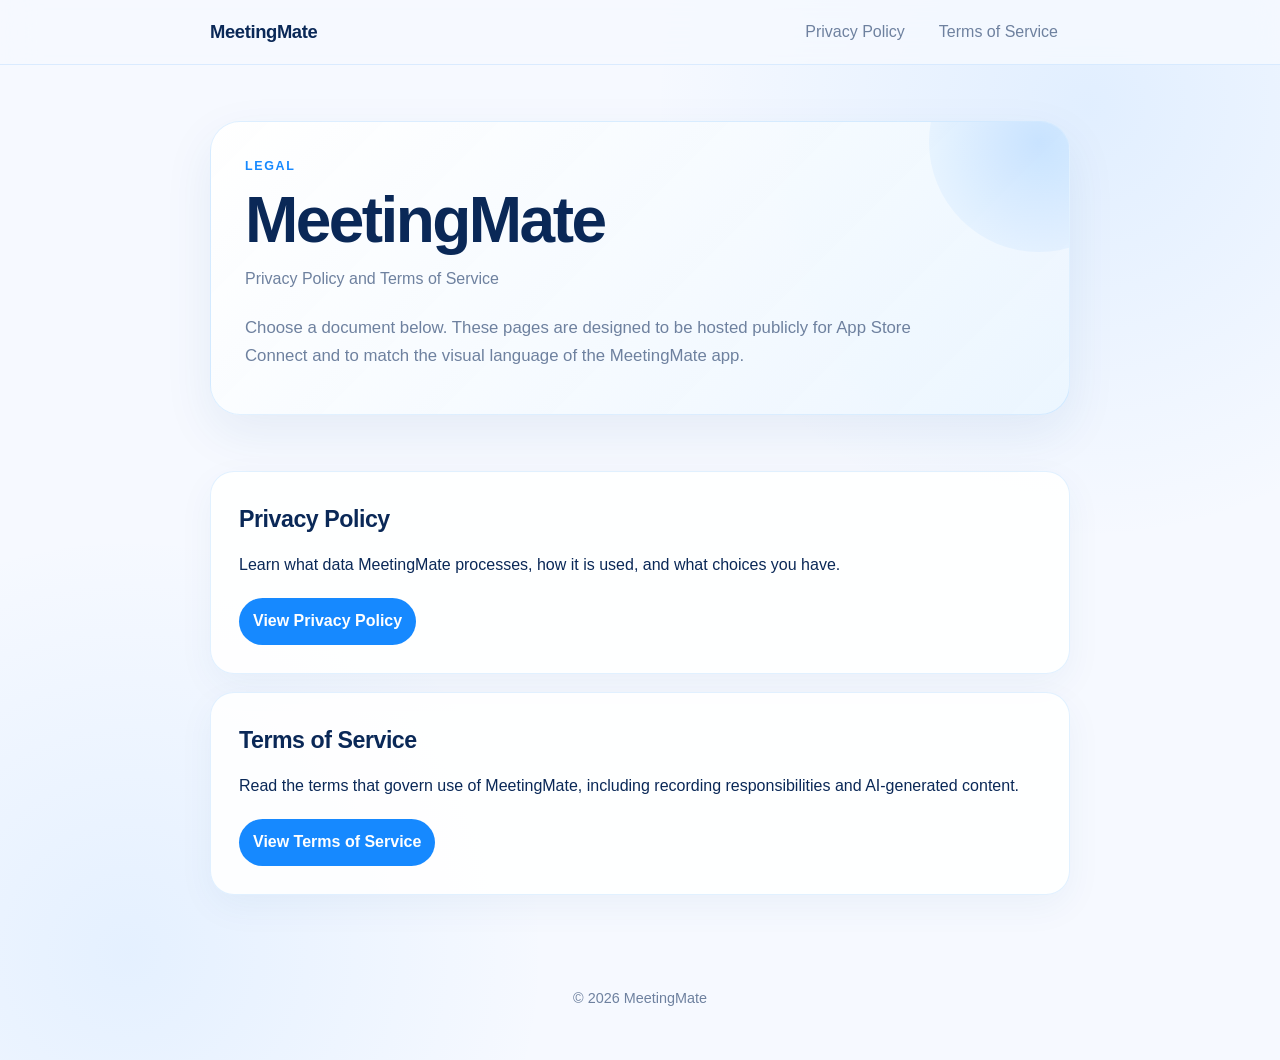
<file: index.html>
<!doctype html>
<html lang="en">
<head>
  <meta charset="utf-8">
  <meta name="viewport" content="width=device-width, initial-scale=1">
  <title>MeetingMate Legal</title>
  <link rel="stylesheet" href="assets/style.css">
</head>
<body>
  <div class="topbar">
    <div class="wrap nav">
      <a class="brand" href="./">MeetingMate</a>
      <div class="navlinks">
        <a href="privacy/">Privacy Policy</a>
        <a href="terms/">Terms of Service</a>
      </div>
    </div>
  </div>

  <div class="wrap hero">
    <div class="hero-card">
      <div class="kicker">Legal</div>
      <h1>MeetingMate</h1>
      <p class="updated">Privacy Policy and Terms of Service</p>
      <p class="intro">Choose a document below. These pages are designed to be hosted publicly for App Store Connect and to match the visual language of the MeetingMate app.</p>
    </div>
  </div>

  <main class="wrap">
    <section class="section">
      <h2>Privacy Policy</h2>
      <p>Learn what data MeetingMate processes, how it is used, and what choices you have.</p>
      <a class="contact" href="privacy/">View Privacy Policy</a>
    </section>

    <section class="section">
      <h2>Terms of Service</h2>
      <p>Read the terms that govern use of MeetingMate, including recording responsibilities and AI-generated content.</p>
      <a class="contact" href="terms/">View Terms of Service</a>
    </section>
  </main>

  <div class="wrap footer">© 2026 MeetingMate</div>
</body>
</html>
</file>
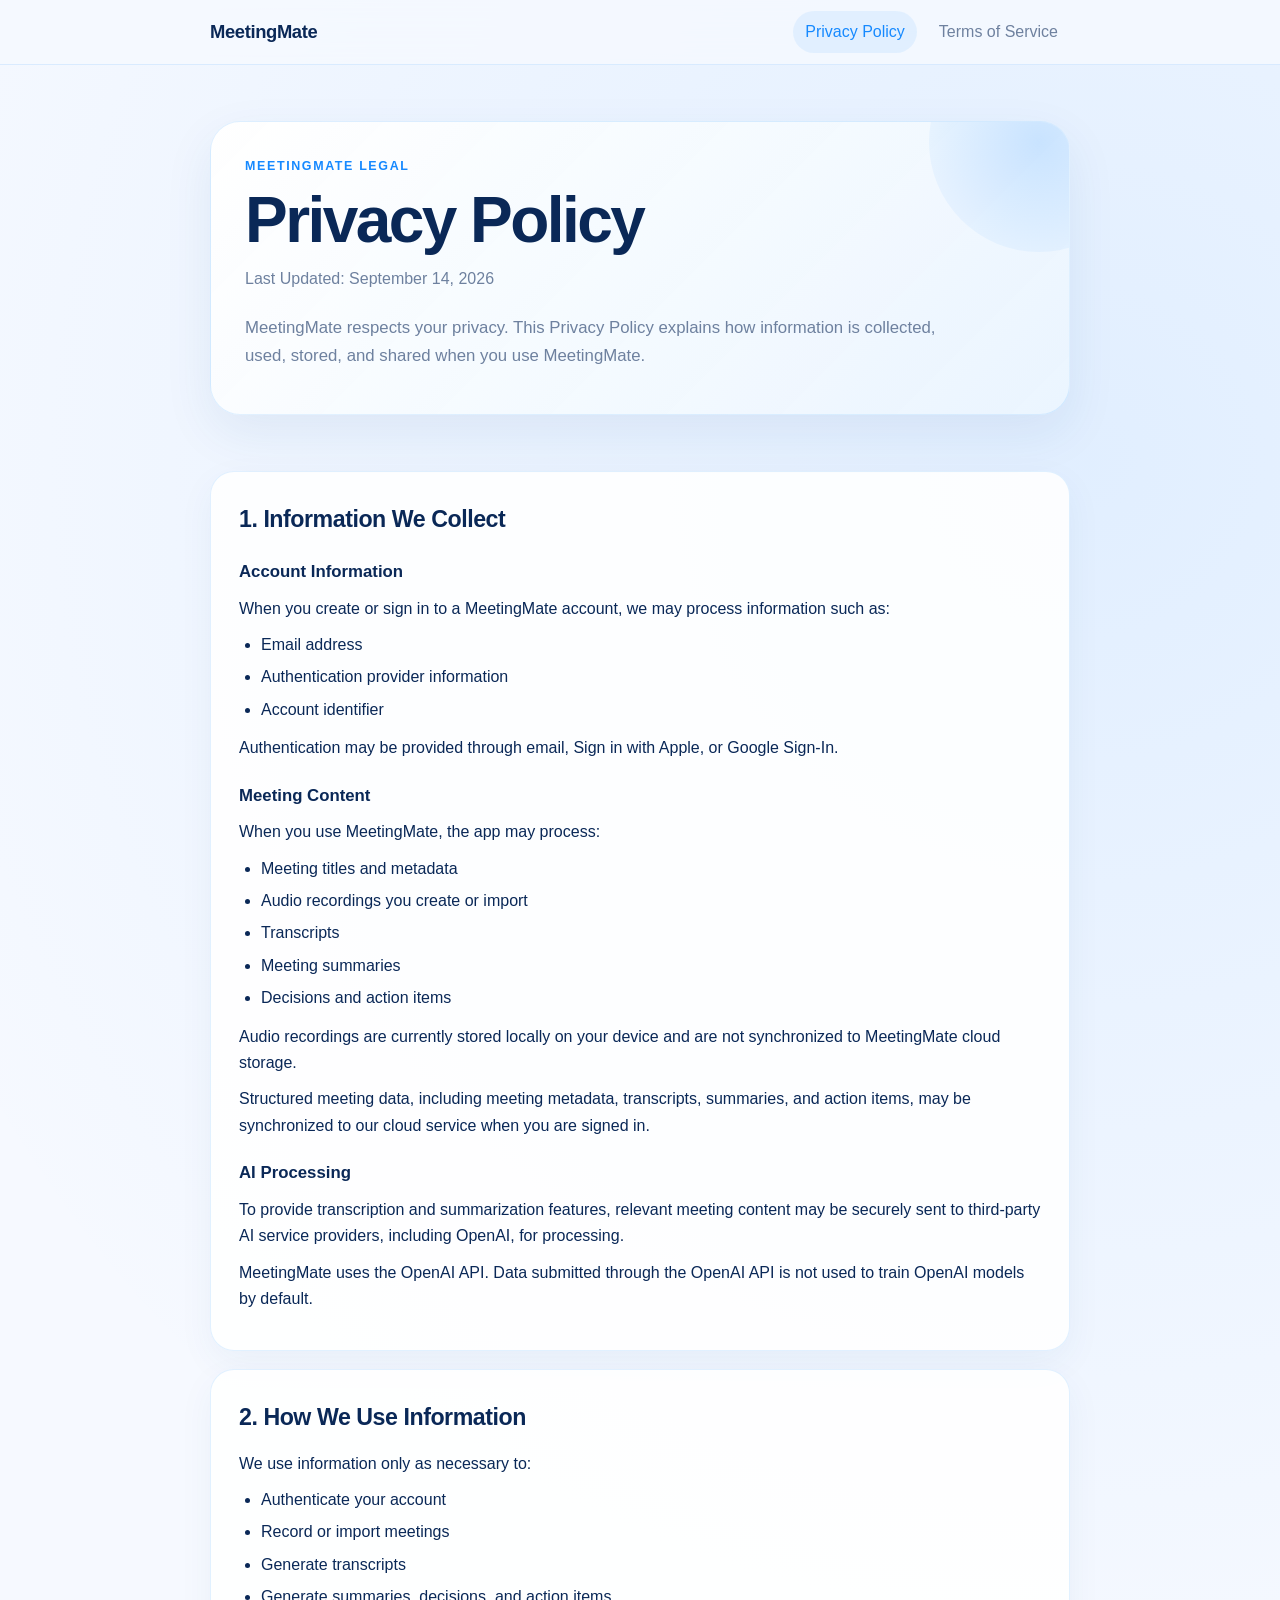
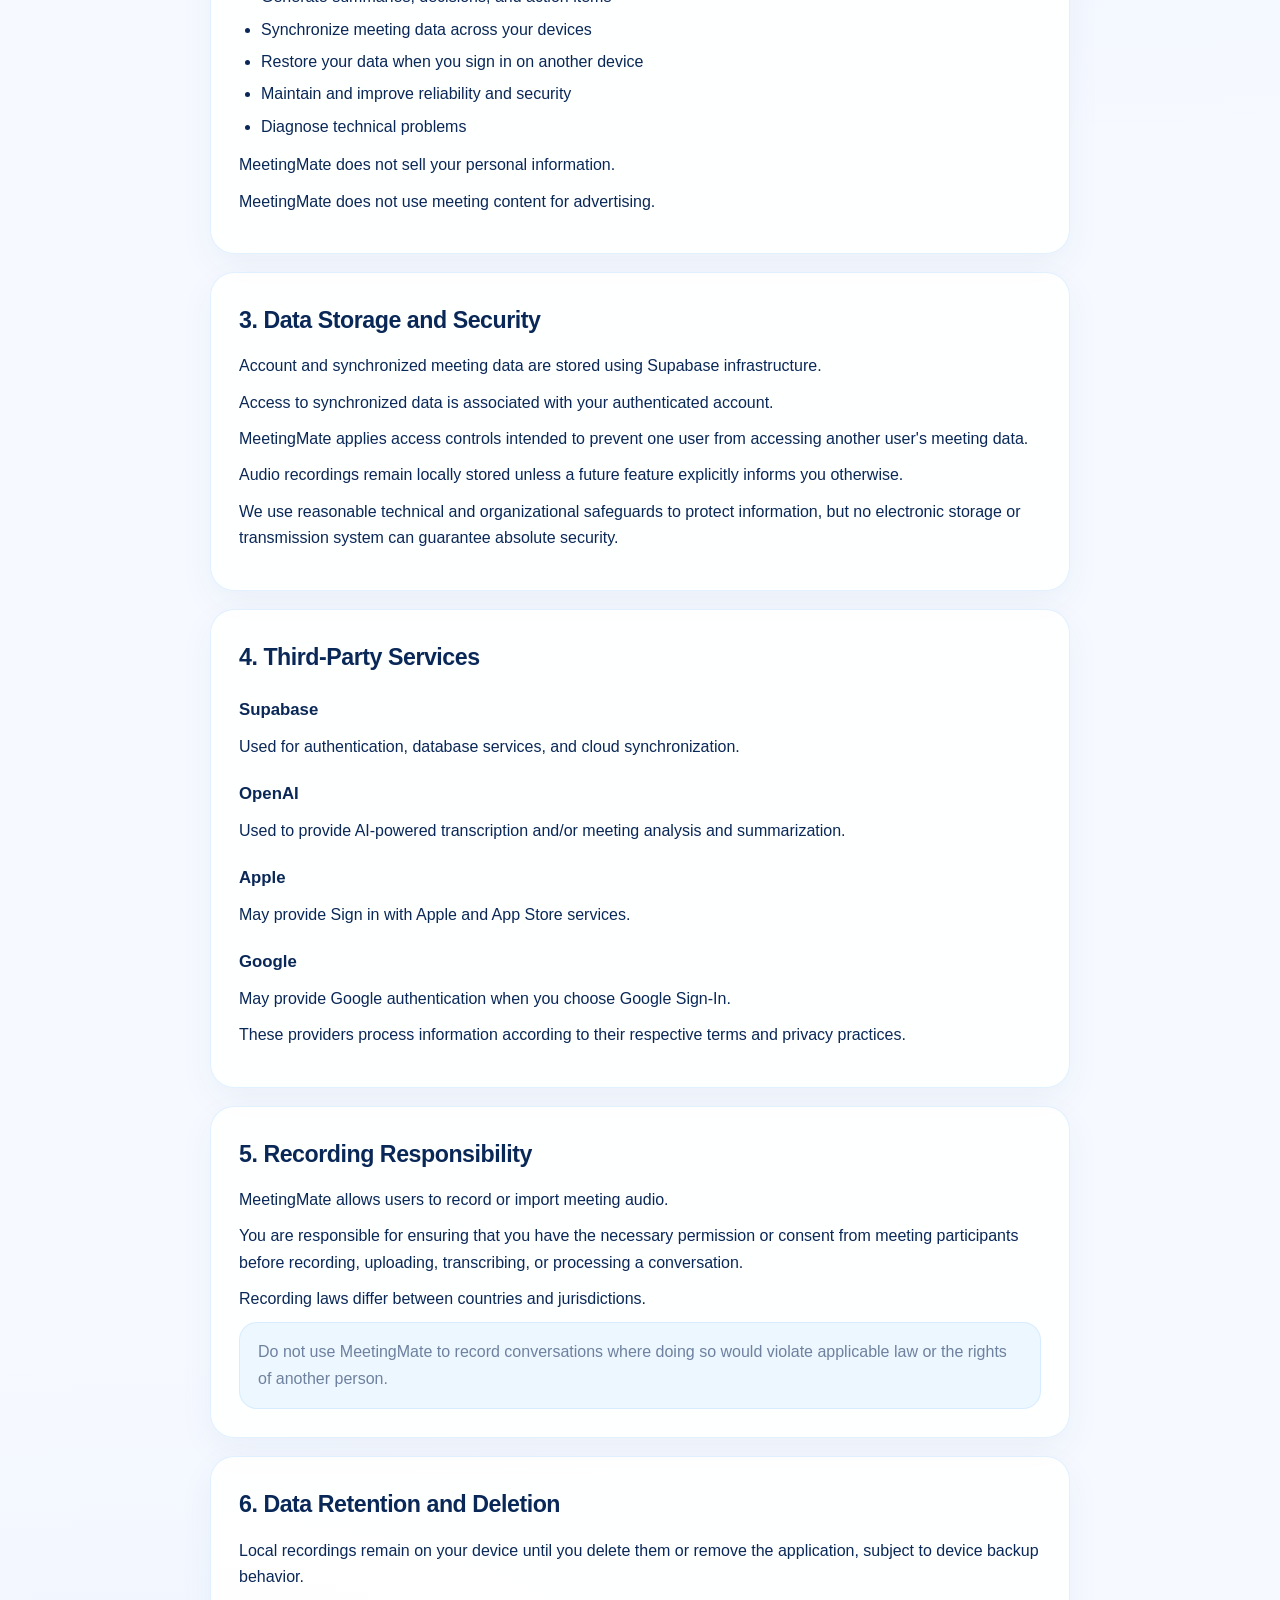
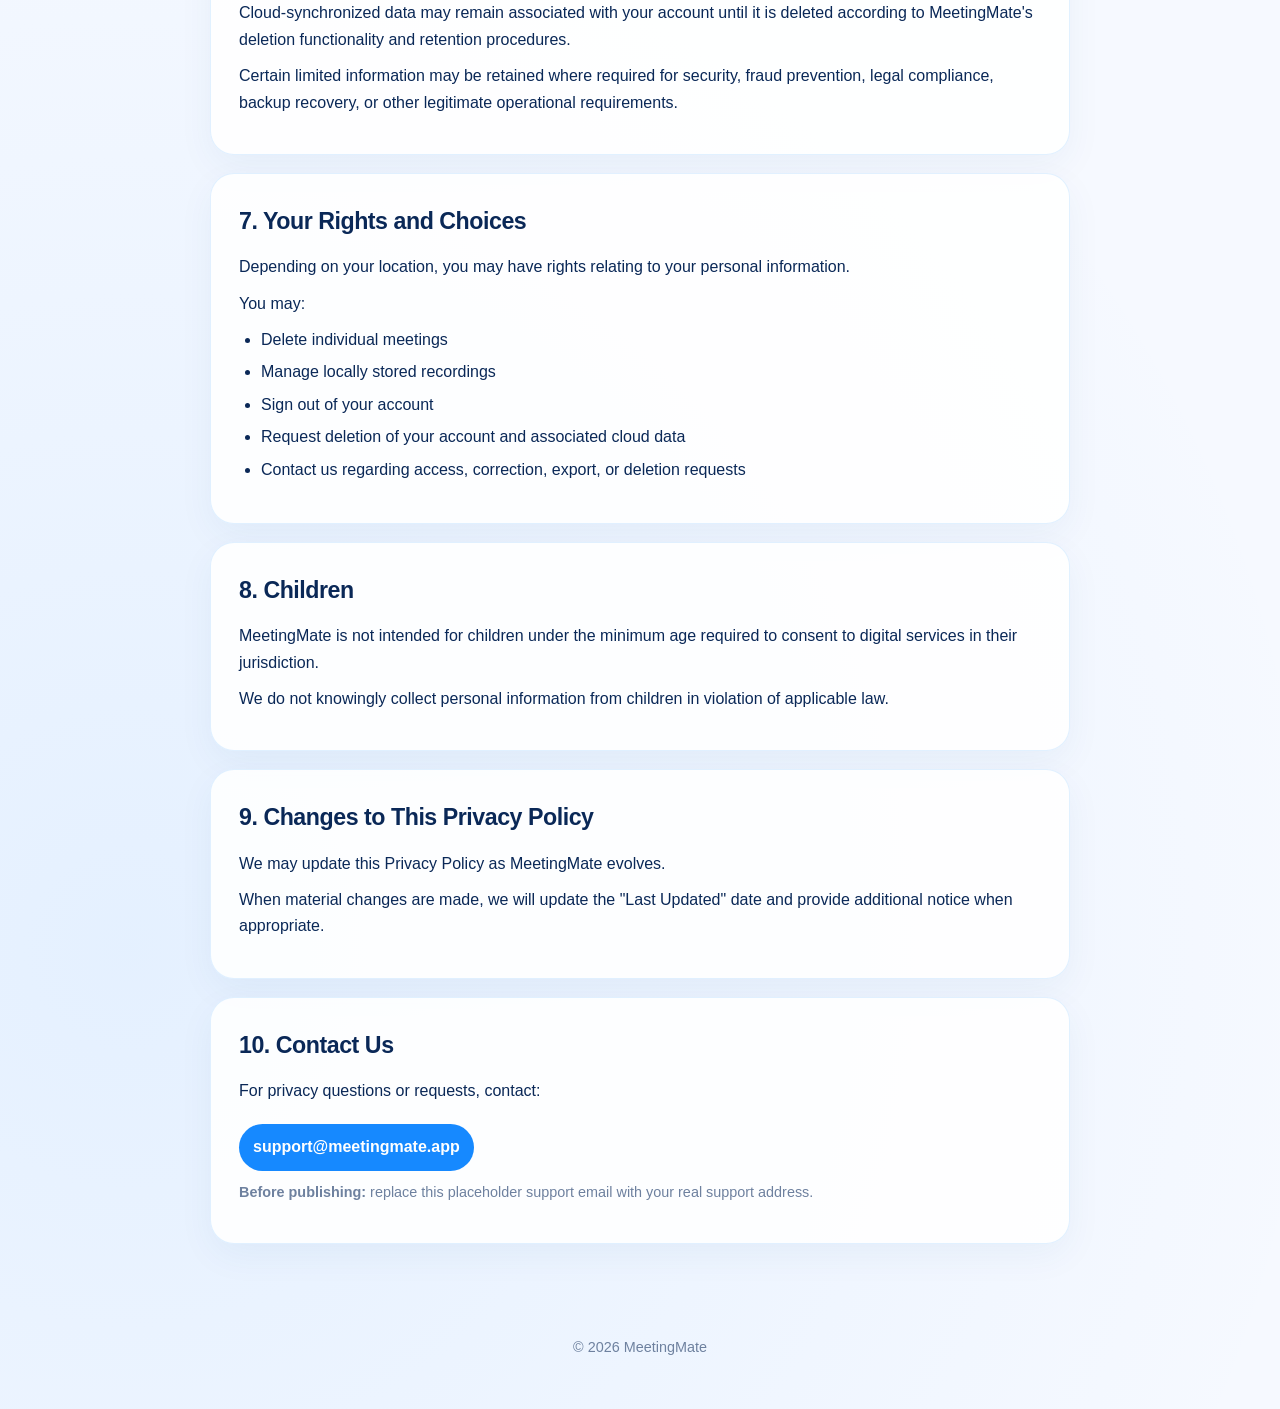
<file: privacy/index.html>
<!doctype html>
<html lang="en">
<head>
  <meta charset="utf-8">
  <meta name="viewport" content="width=device-width, initial-scale=1">
  <meta name="description" content="MeetingMate Privacy Policy">
  <title>Privacy Policy — MeetingMate</title>
  <link rel="stylesheet" href="../assets/style.css">
</head>
<body>
  <div class="topbar">
    <div class="wrap nav">
      <a class="brand" href="../">MeetingMate</a>
      <div class="navlinks">
        <a class="active" href="./">Privacy Policy</a>
        <a href="../terms/">Terms of Service</a>
      </div>
    </div>
  </div>

  <div class="wrap hero">
    <div class="hero-card">
      <div class="kicker">MeetingMate Legal</div>
      <h1>Privacy Policy</h1>
      <p class="updated">Last Updated: September 14, 2026</p>
      <p class="intro">MeetingMate respects your privacy. This Privacy Policy explains how information is collected, used, stored, and shared when you use MeetingMate.</p>
    </div>
  </div>

  <main class="wrap">
    <section class="section">
      <h2>1. Information We Collect</h2>

      <h3>Account Information</h3>
      <p>When you create or sign in to a MeetingMate account, we may process information such as:</p>
      <ul>
        <li>Email address</li>
        <li>Authentication provider information</li>
        <li>Account identifier</li>
      </ul>
      <p>Authentication may be provided through email, Sign in with Apple, or Google Sign-In.</p>

      <h3>Meeting Content</h3>
      <p>When you use MeetingMate, the app may process:</p>
      <ul>
        <li>Meeting titles and metadata</li>
        <li>Audio recordings you create or import</li>
        <li>Transcripts</li>
        <li>Meeting summaries</li>
        <li>Decisions and action items</li>
      </ul>
      <p>Audio recordings are currently stored locally on your device and are not synchronized to MeetingMate cloud storage.</p>
      <p>Structured meeting data, including meeting metadata, transcripts, summaries, and action items, may be synchronized to our cloud service when you are signed in.</p>

      <h3>AI Processing</h3>
      <p>To provide transcription and summarization features, relevant meeting content may be securely sent to third-party AI service providers, including OpenAI, for processing.</p>
      <p>MeetingMate uses the OpenAI API. Data submitted through the OpenAI API is not used to train OpenAI models by default.</p>
    </section>

    <section class="section">
      <h2>2. How We Use Information</h2>
      <p>We use information only as necessary to:</p>
      <ul>
        <li>Authenticate your account</li>
        <li>Record or import meetings</li>
        <li>Generate transcripts</li>
        <li>Generate summaries, decisions, and action items</li>
        <li>Synchronize meeting data across your devices</li>
        <li>Restore your data when you sign in on another device</li>
        <li>Maintain and improve reliability and security</li>
        <li>Diagnose technical problems</li>
      </ul>
      <p>MeetingMate does not sell your personal information.</p>
      <p>MeetingMate does not use meeting content for advertising.</p>
    </section>

    <section class="section">
      <h2>3. Data Storage and Security</h2>
      <p>Account and synchronized meeting data are stored using Supabase infrastructure.</p>
      <p>Access to synchronized data is associated with your authenticated account.</p>
      <p>MeetingMate applies access controls intended to prevent one user from accessing another user's meeting data.</p>
      <p>Audio recordings remain locally stored unless a future feature explicitly informs you otherwise.</p>
      <p>We use reasonable technical and organizational safeguards to protect information, but no electronic storage or transmission system can guarantee absolute security.</p>
    </section>

    <section class="section">
      <h2>4. Third-Party Services</h2>
      <h3>Supabase</h3>
      <p>Used for authentication, database services, and cloud synchronization.</p>
      <h3>OpenAI</h3>
      <p>Used to provide AI-powered transcription and/or meeting analysis and summarization.</p>
      <h3>Apple</h3>
      <p>May provide Sign in with Apple and App Store services.</p>
      <h3>Google</h3>
      <p>May provide Google authentication when you choose Google Sign-In.</p>
      <p>These providers process information according to their respective terms and privacy practices.</p>
    </section>

    <section class="section">
      <h2>5. Recording Responsibility</h2>
      <p>MeetingMate allows users to record or import meeting audio.</p>
      <p>You are responsible for ensuring that you have the necessary permission or consent from meeting participants before recording, uploading, transcribing, or processing a conversation.</p>
      <p>Recording laws differ between countries and jurisdictions.</p>
      <div class="notice">Do not use MeetingMate to record conversations where doing so would violate applicable law or the rights of another person.</div>
    </section>

    <section class="section">
      <h2>6. Data Retention and Deletion</h2>
      <p>Local recordings remain on your device until you delete them or remove the application, subject to device backup behavior.</p>
      <p>Cloud-synchronized data may remain associated with your account until it is deleted according to MeetingMate's deletion functionality and retention procedures.</p>
      <p>Certain limited information may be retained where required for security, fraud prevention, legal compliance, backup recovery, or other legitimate operational requirements.</p>
    </section>

    <section class="section">
      <h2>7. Your Rights and Choices</h2>
      <p>Depending on your location, you may have rights relating to your personal information.</p>
      <p>You may:</p>
      <ul>
        <li>Delete individual meetings</li>
        <li>Manage locally stored recordings</li>
        <li>Sign out of your account</li>
        <li>Request deletion of your account and associated cloud data</li>
        <li>Contact us regarding access, correction, export, or deletion requests</li>
      </ul>
    </section>

    <section class="section">
      <h2>8. Children</h2>
      <p>MeetingMate is not intended for children under the minimum age required to consent to digital services in their jurisdiction.</p>
      <p>We do not knowingly collect personal information from children in violation of applicable law.</p>
    </section>

    <section class="section">
      <h2>9. Changes to This Privacy Policy</h2>
      <p>We may update this Privacy Policy as MeetingMate evolves.</p>
      <p>When material changes are made, we will update the "Last Updated" date and provide additional notice when appropriate.</p>
    </section>

    <section class="section">
      <h2>10. Contact Us</h2>
      <p>For privacy questions or requests, contact:</p>
      <a class="contact" href="mailto:support@meetingmate.app">support@meetingmate.app</a>
      <p class="lang-note"><strong>Before publishing:</strong> replace this placeholder support email with your real support address.</p>
    </section>
  </main>

  <div class="wrap footer">© 2026 MeetingMate</div>
</body>
</html>
</file>
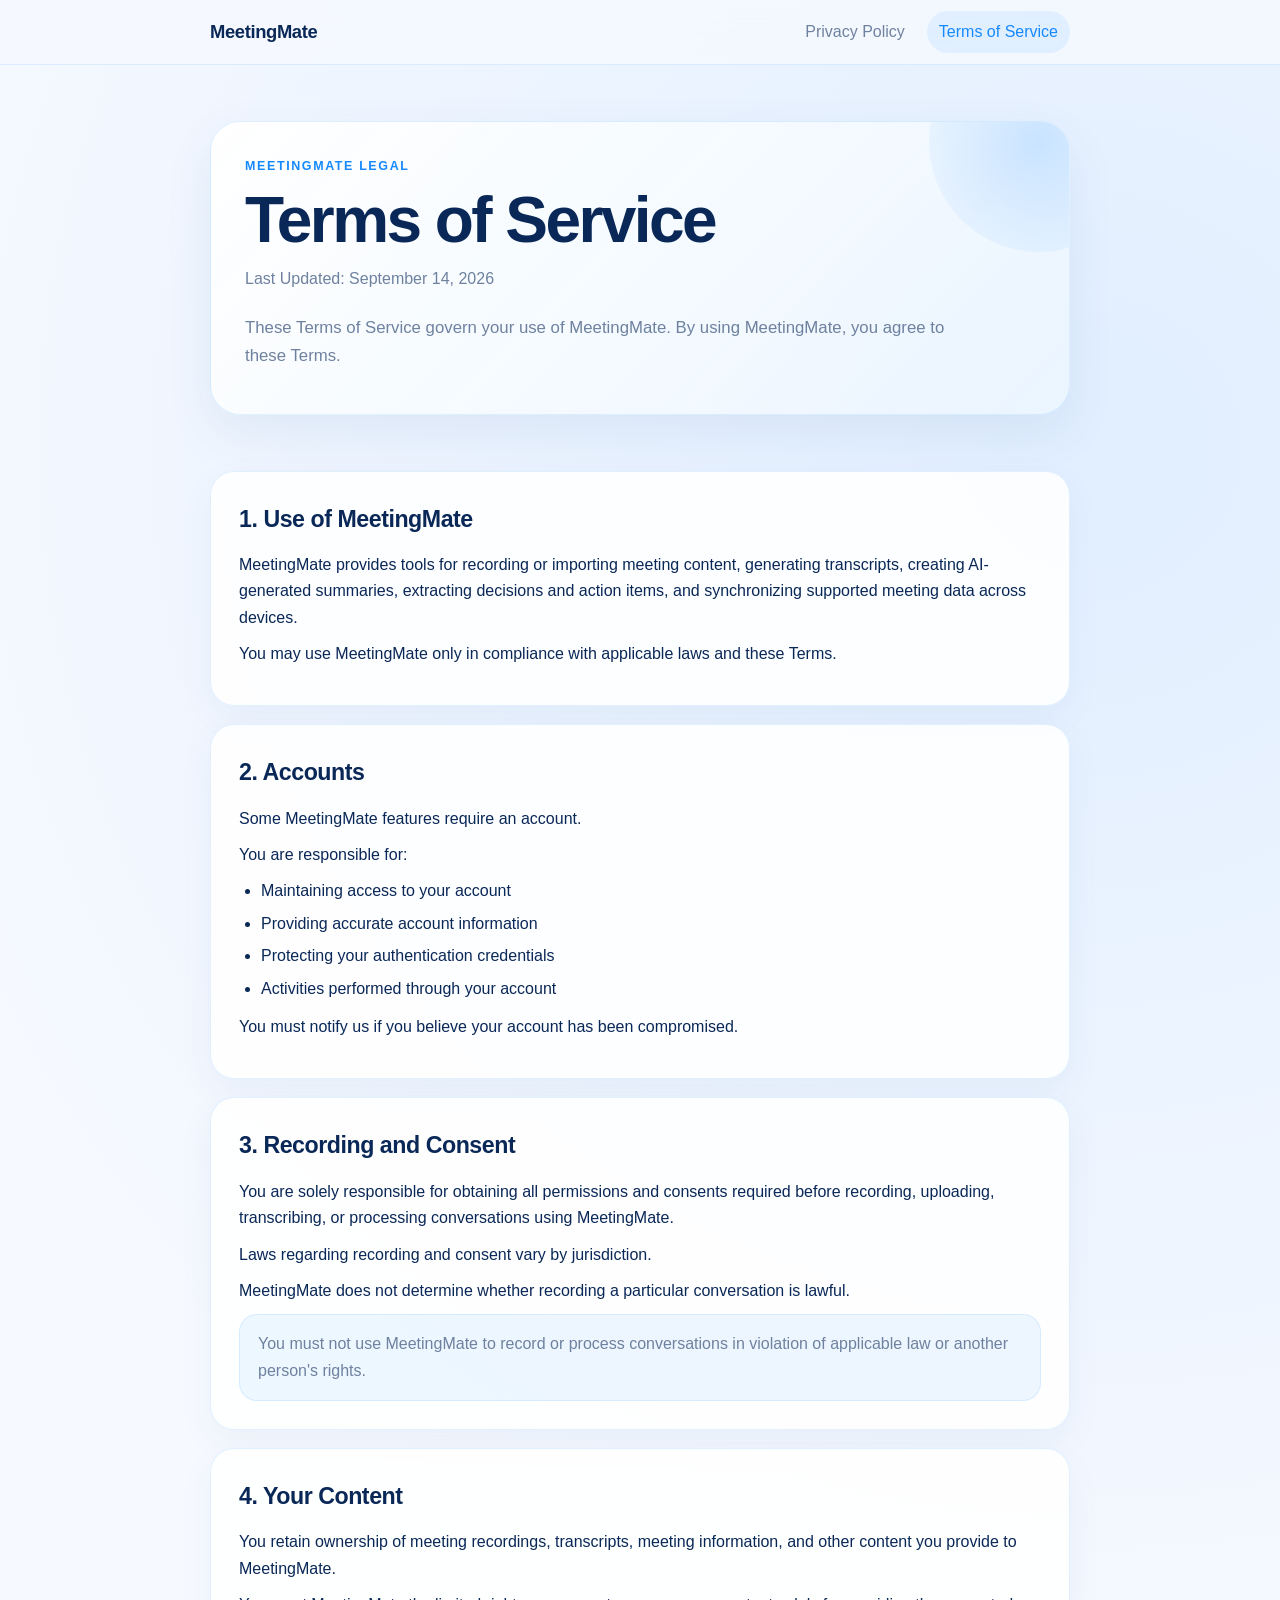
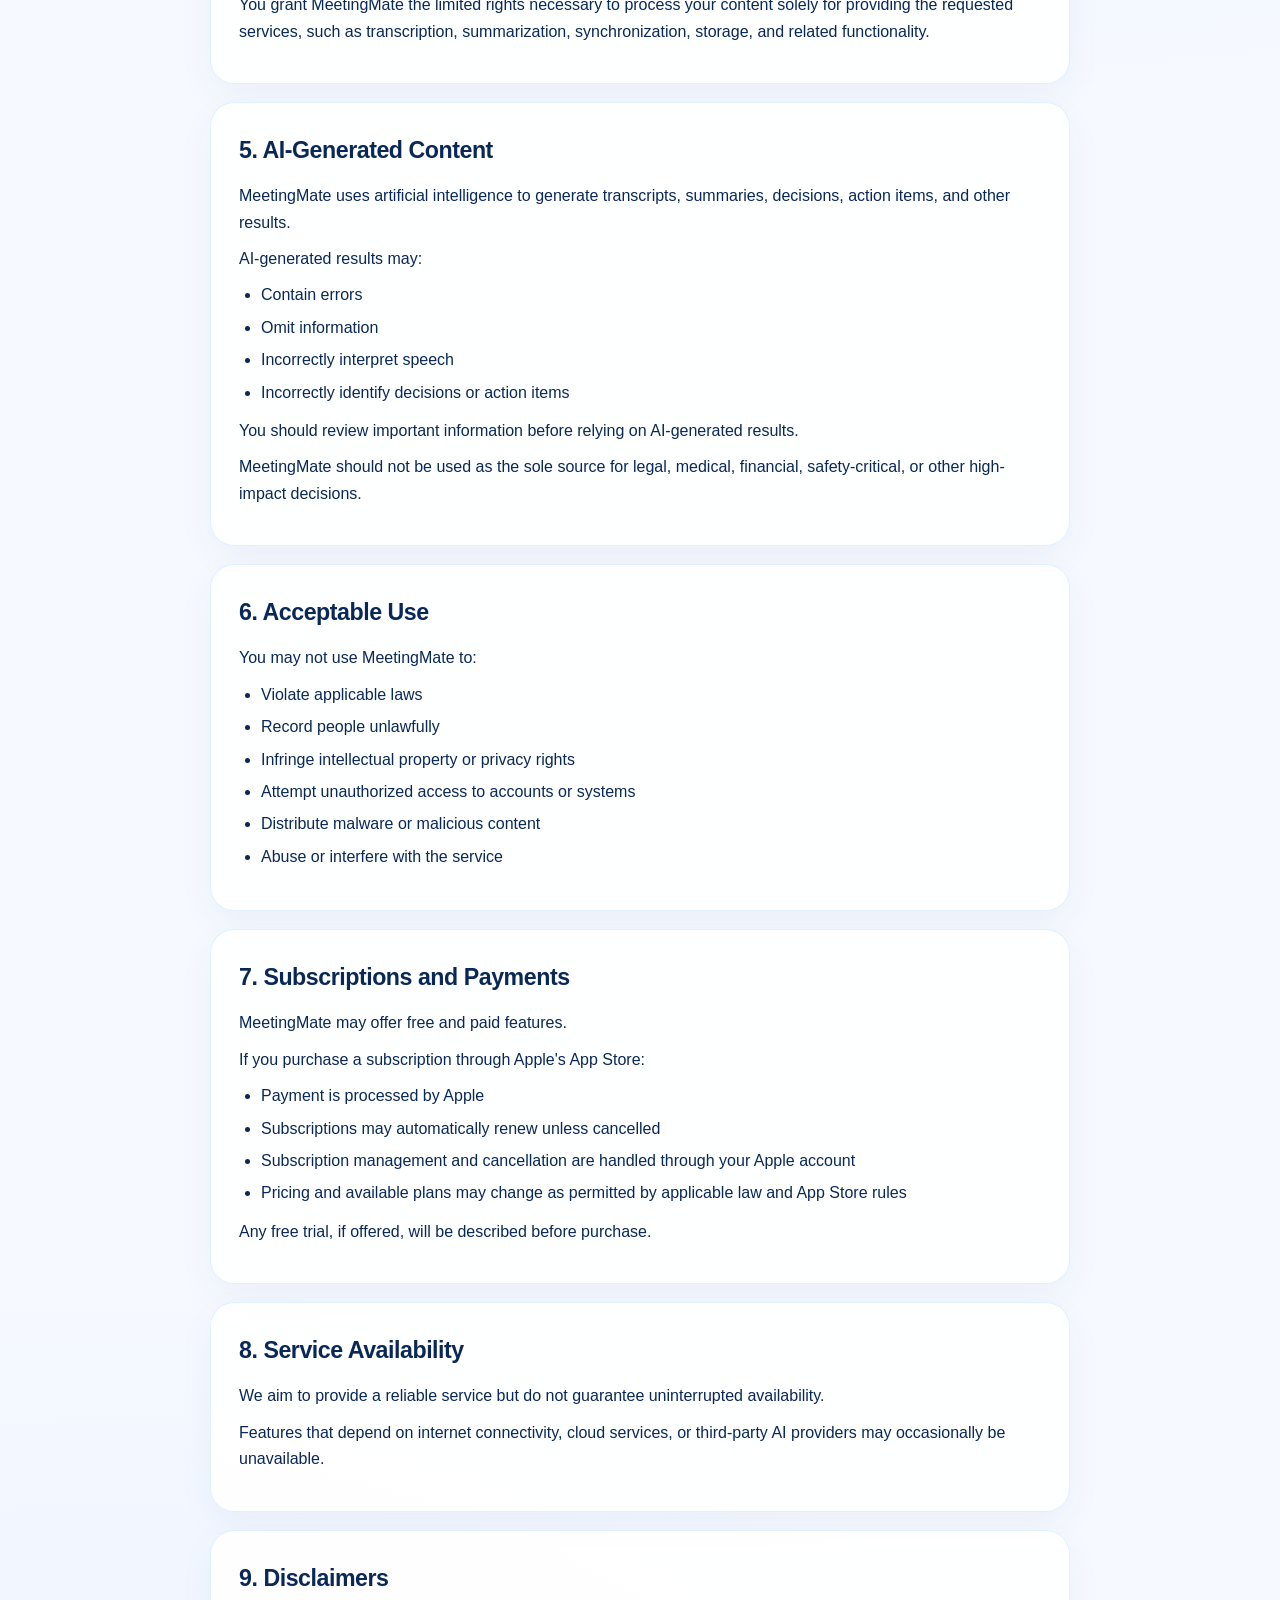
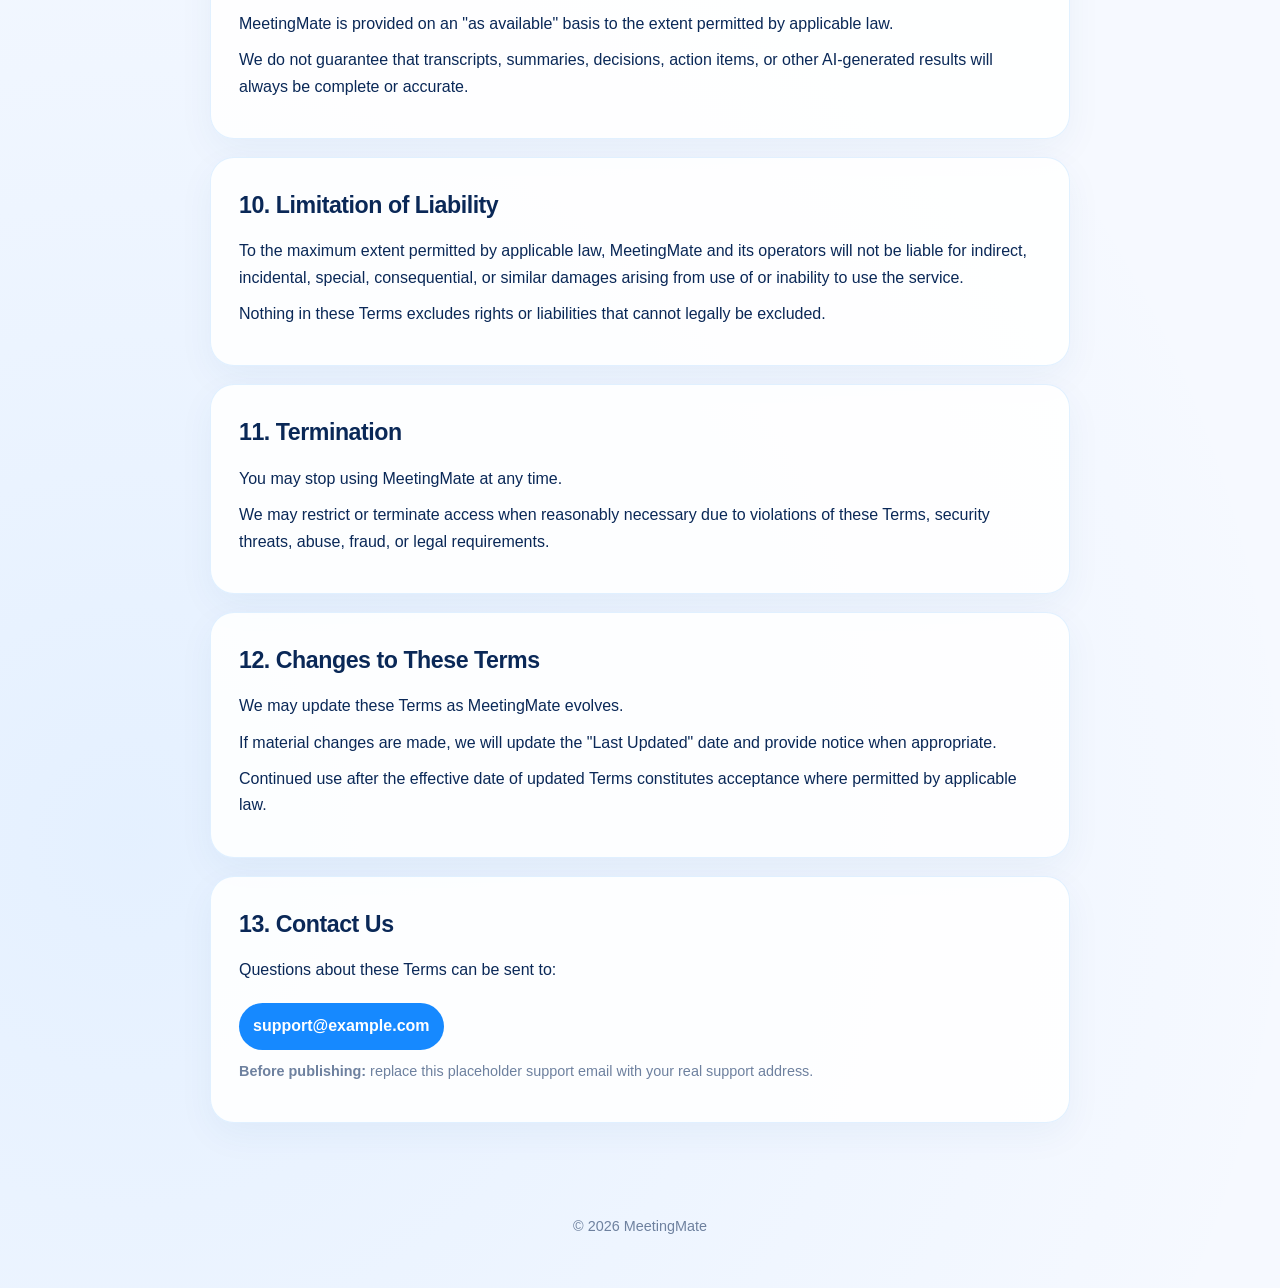
<file: terms/index.html>
<!doctype html>
<html lang="en">
<head>
  <meta charset="utf-8">
  <meta name="viewport" content="width=device-width, initial-scale=1">
  <meta name="description" content="MeetingMate Terms of Service">
  <title>Terms of Service — MeetingMate</title>
  <link rel="stylesheet" href="../assets/style.css">
</head>
<body>
  <div class="topbar">
    <div class="wrap nav">
      <a class="brand" href="../">MeetingMate</a>
      <div class="navlinks">
        <a href="../privacy/">Privacy Policy</a>
        <a class="active" href="./">Terms of Service</a>
      </div>
    </div>
  </div>

  <div class="wrap hero">
    <div class="hero-card">
      <div class="kicker">MeetingMate Legal</div>
      <h1>Terms of Service</h1>
      <p class="updated">Last Updated: September 14, 2026</p>
      <p class="intro">These Terms of Service govern your use of MeetingMate. By using MeetingMate, you agree to these Terms.</p>
    </div>
  </div>

  <main class="wrap">
    <section class="section">
      <h2>1. Use of MeetingMate</h2>
      <p>MeetingMate provides tools for recording or importing meeting content, generating transcripts, creating AI-generated summaries, extracting decisions and action items, and synchronizing supported meeting data across devices.</p>
      <p>You may use MeetingMate only in compliance with applicable laws and these Terms.</p>
    </section>

    <section class="section">
      <h2>2. Accounts</h2>
      <p>Some MeetingMate features require an account.</p>
      <p>You are responsible for:</p>
      <ul>
        <li>Maintaining access to your account</li>
        <li>Providing accurate account information</li>
        <li>Protecting your authentication credentials</li>
        <li>Activities performed through your account</li>
      </ul>
      <p>You must notify us if you believe your account has been compromised.</p>
    </section>

    <section class="section">
      <h2>3. Recording and Consent</h2>
      <p>You are solely responsible for obtaining all permissions and consents required before recording, uploading, transcribing, or processing conversations using MeetingMate.</p>
      <p>Laws regarding recording and consent vary by jurisdiction.</p>
      <p>MeetingMate does not determine whether recording a particular conversation is lawful.</p>
      <div class="notice">You must not use MeetingMate to record or process conversations in violation of applicable law or another person's rights.</div>
    </section>

    <section class="section">
      <h2>4. Your Content</h2>
      <p>You retain ownership of meeting recordings, transcripts, meeting information, and other content you provide to MeetingMate.</p>
      <p>You grant MeetingMate the limited rights necessary to process your content solely for providing the requested services, such as transcription, summarization, synchronization, storage, and related functionality.</p>
    </section>

    <section class="section">
      <h2>5. AI-Generated Content</h2>
      <p>MeetingMate uses artificial intelligence to generate transcripts, summaries, decisions, action items, and other results.</p>
      <p>AI-generated results may:</p>
      <ul>
        <li>Contain errors</li>
        <li>Omit information</li>
        <li>Incorrectly interpret speech</li>
        <li>Incorrectly identify decisions or action items</li>
      </ul>
      <p>You should review important information before relying on AI-generated results.</p>
      <p>MeetingMate should not be used as the sole source for legal, medical, financial, safety-critical, or other high-impact decisions.</p>
    </section>

    <section class="section">
      <h2>6. Acceptable Use</h2>
      <p>You may not use MeetingMate to:</p>
      <ul>
        <li>Violate applicable laws</li>
        <li>Record people unlawfully</li>
        <li>Infringe intellectual property or privacy rights</li>
        <li>Attempt unauthorized access to accounts or systems</li>
        <li>Distribute malware or malicious content</li>
        <li>Abuse or interfere with the service</li>
      </ul>
    </section>

    <section class="section">
      <h2>7. Subscriptions and Payments</h2>
      <p>MeetingMate may offer free and paid features.</p>
      <p>If you purchase a subscription through Apple's App Store:</p>
      <ul>
        <li>Payment is processed by Apple</li>
        <li>Subscriptions may automatically renew unless cancelled</li>
        <li>Subscription management and cancellation are handled through your Apple account</li>
        <li>Pricing and available plans may change as permitted by applicable law and App Store rules</li>
      </ul>
      <p>Any free trial, if offered, will be described before purchase.</p>
    </section>

    <section class="section">
      <h2>8. Service Availability</h2>
      <p>We aim to provide a reliable service but do not guarantee uninterrupted availability.</p>
      <p>Features that depend on internet connectivity, cloud services, or third-party AI providers may occasionally be unavailable.</p>
    </section>

    <section class="section">
      <h2>9. Disclaimers</h2>
      <p>MeetingMate is provided on an "as available" basis to the extent permitted by applicable law.</p>
      <p>We do not guarantee that transcripts, summaries, decisions, action items, or other AI-generated results will always be complete or accurate.</p>
    </section>

    <section class="section">
      <h2>10. Limitation of Liability</h2>
      <p>To the maximum extent permitted by applicable law, MeetingMate and its operators will not be liable for indirect, incidental, special, consequential, or similar damages arising from use of or inability to use the service.</p>
      <p>Nothing in these Terms excludes rights or liabilities that cannot legally be excluded.</p>
    </section>

    <section class="section">
      <h2>11. Termination</h2>
      <p>You may stop using MeetingMate at any time.</p>
      <p>We may restrict or terminate access when reasonably necessary due to violations of these Terms, security threats, abuse, fraud, or legal requirements.</p>
    </section>

    <section class="section">
      <h2>12. Changes to These Terms</h2>
      <p>We may update these Terms as MeetingMate evolves.</p>
      <p>If material changes are made, we will update the "Last Updated" date and provide notice when appropriate.</p>
      <p>Continued use after the effective date of updated Terms constitutes acceptance where permitted by applicable law.</p>
    </section>

    <section class="section">
      <h2>13. Contact Us</h2>
      <p>Questions about these Terms can be sent to:</p>
      <a class="contact" href="mailto:support@example.com">support@example.com</a>
      <p class="lang-note"><strong>Before publishing:</strong> replace this placeholder support email with your real support address.</p>
    </section>
  </main>

  <div class="wrap footer">© 2026 MeetingMate</div>
</body>
</html>
</file>
<file: assets/style.css>
:root {
  --bg: #F6F9FF;
  --card: rgba(255,255,255,.88);
  --text: #0A2857;
  --muted: #6E819F;
  --blue: #1689FF;
  --blue-2: #63B3FF;
  --line: rgba(22,137,255,.12);
  --shadow: 0 18px 50px rgba(24, 77, 140, .08);
  --max: 860px;
}

* { box-sizing: border-box; }

html { scroll-behavior: smooth; }

body {
  margin: 0;
  font-family: -apple-system, BlinkMacSystemFont, "SF Pro Display", "Segoe UI", sans-serif;
  background:
    radial-gradient(circle at 85% 10%, rgba(74,163,255,.12), transparent 30%),
    radial-gradient(circle at 10% 90%, rgba(74,163,255,.10), transparent 28%),
    var(--bg);
  color: var(--text);
  line-height: 1.65;
}

.wrap {
  width: min(calc(100% - 32px), var(--max));
  margin: 0 auto;
}

.topbar {
  position: sticky;
  top: 0;
  z-index: 20;
  backdrop-filter: blur(18px);
  -webkit-backdrop-filter: blur(18px);
  background: rgba(246,249,255,.82);
  border-bottom: 1px solid var(--line);
}

.nav {
  min-height: 64px;
  display: flex;
  align-items: center;
  justify-content: space-between;
  gap: 20px;
}

.brand {
  font-weight: 800;
  letter-spacing: -0.02em;
  color: var(--text);
  text-decoration: none;
  font-size: 1.15rem;
}

.navlinks { display: flex; gap: 10px; flex-wrap: wrap; }

.navlinks a {
  text-decoration: none;
  color: var(--muted);
  padding: 8px 12px;
  border-radius: 999px;
}

.navlinks a:hover,
.navlinks a.active {
  color: var(--blue);
  background: rgba(22,137,255,.08);
}

.hero {
  padding: 56px 0 26px;
}

.hero-card {
  position: relative;
  overflow: hidden;
  padding: 34px;
  background: linear-gradient(135deg, rgba(255,255,255,.96), rgba(235,245,255,.92));
  border: 1px solid var(--line);
  border-radius: 30px;
  box-shadow: var(--shadow);
}

.hero-card:after {
  content: "";
  position: absolute;
  width: 220px;
  height: 220px;
  border-radius: 50%;
  right: -80px;
  top: -90px;
  background: radial-gradient(circle, rgba(22,137,255,.18), rgba(22,137,255,0));
}

.kicker {
  color: var(--blue);
  text-transform: uppercase;
  font-size: .78rem;
  letter-spacing: .13em;
  font-weight: 800;
}

h1 {
  font-size: clamp(2.2rem, 5vw, 4rem);
  line-height: 1.05;
  letter-spacing: -0.04em;
  margin: 10px 0 12px;
}

.updated {
  color: var(--muted);
  margin: 0;
}

.intro {
  margin-top: 22px;
  max-width: 700px;
  color: var(--muted);
  font-size: 1.05rem;
}

main { padding: 12px 0 64px; }

.section {
  margin: 18px 0;
  padding: 28px;
  background: var(--card);
  border: 1px solid var(--line);
  border-radius: 24px;
  box-shadow: 0 12px 36px rgba(24,77,140,.05);
}

.section h2 {
  margin: 0 0 14px;
  font-size: 1.45rem;
  letter-spacing: -0.02em;
}

.section h3 {
  margin: 20px 0 8px;
  font-size: 1.05rem;
}

p { margin: 10px 0; }

ul {
  margin: 10px 0 12px;
  padding-left: 22px;
}

li { margin: 6px 0; }

.notice {
  padding: 16px 18px;
  border-radius: 18px;
  background: rgba(22,137,255,.07);
  border: 1px solid rgba(22,137,255,.10);
  color: var(--muted);
}

.contact {
  display: inline-flex;
  align-items: center;
  gap: 8px;
  margin-top: 10px;
  padding: 10px 14px;
  border-radius: 999px;
  background: var(--blue);
  color: white;
  text-decoration: none;
  font-weight: 700;
}

.footer {
  padding: 10px 0 50px;
  color: var(--muted);
  text-align: center;
  font-size: .9rem;
}

.lang-note {
  font-size: .9rem;
  color: var(--muted);
}

@media (max-width: 640px) {
  .nav {
    align-items: flex-start;
    flex-direction: column;
    padding: 14px 0;
  }

  .hero { padding-top: 28px; }

  .hero-card,
  .section {
    border-radius: 22px;
    padding: 22px;
  }
}

@media (prefers-color-scheme: dark) {
  :root {
    --bg: #07111F;
    --card: rgba(12, 25, 44, .88);
    --text: #F3F7FF;
    --muted: #9AB0CC;
    --line: rgba(102,176,255,.14);
    --shadow: 0 18px 50px rgba(0,0,0,.22);
  }

  body {
    background:
      radial-gradient(circle at 85% 10%, rgba(22,137,255,.15), transparent 30%),
      radial-gradient(circle at 10% 90%, rgba(22,137,255,.10), transparent 28%),
      var(--bg);
  }

  .topbar { background: rgba(7,17,31,.80); }

  .hero-card {
    background: linear-gradient(135deg, rgba(15,31,54,.96), rgba(9,22,39,.92));
  }
}
</file>
